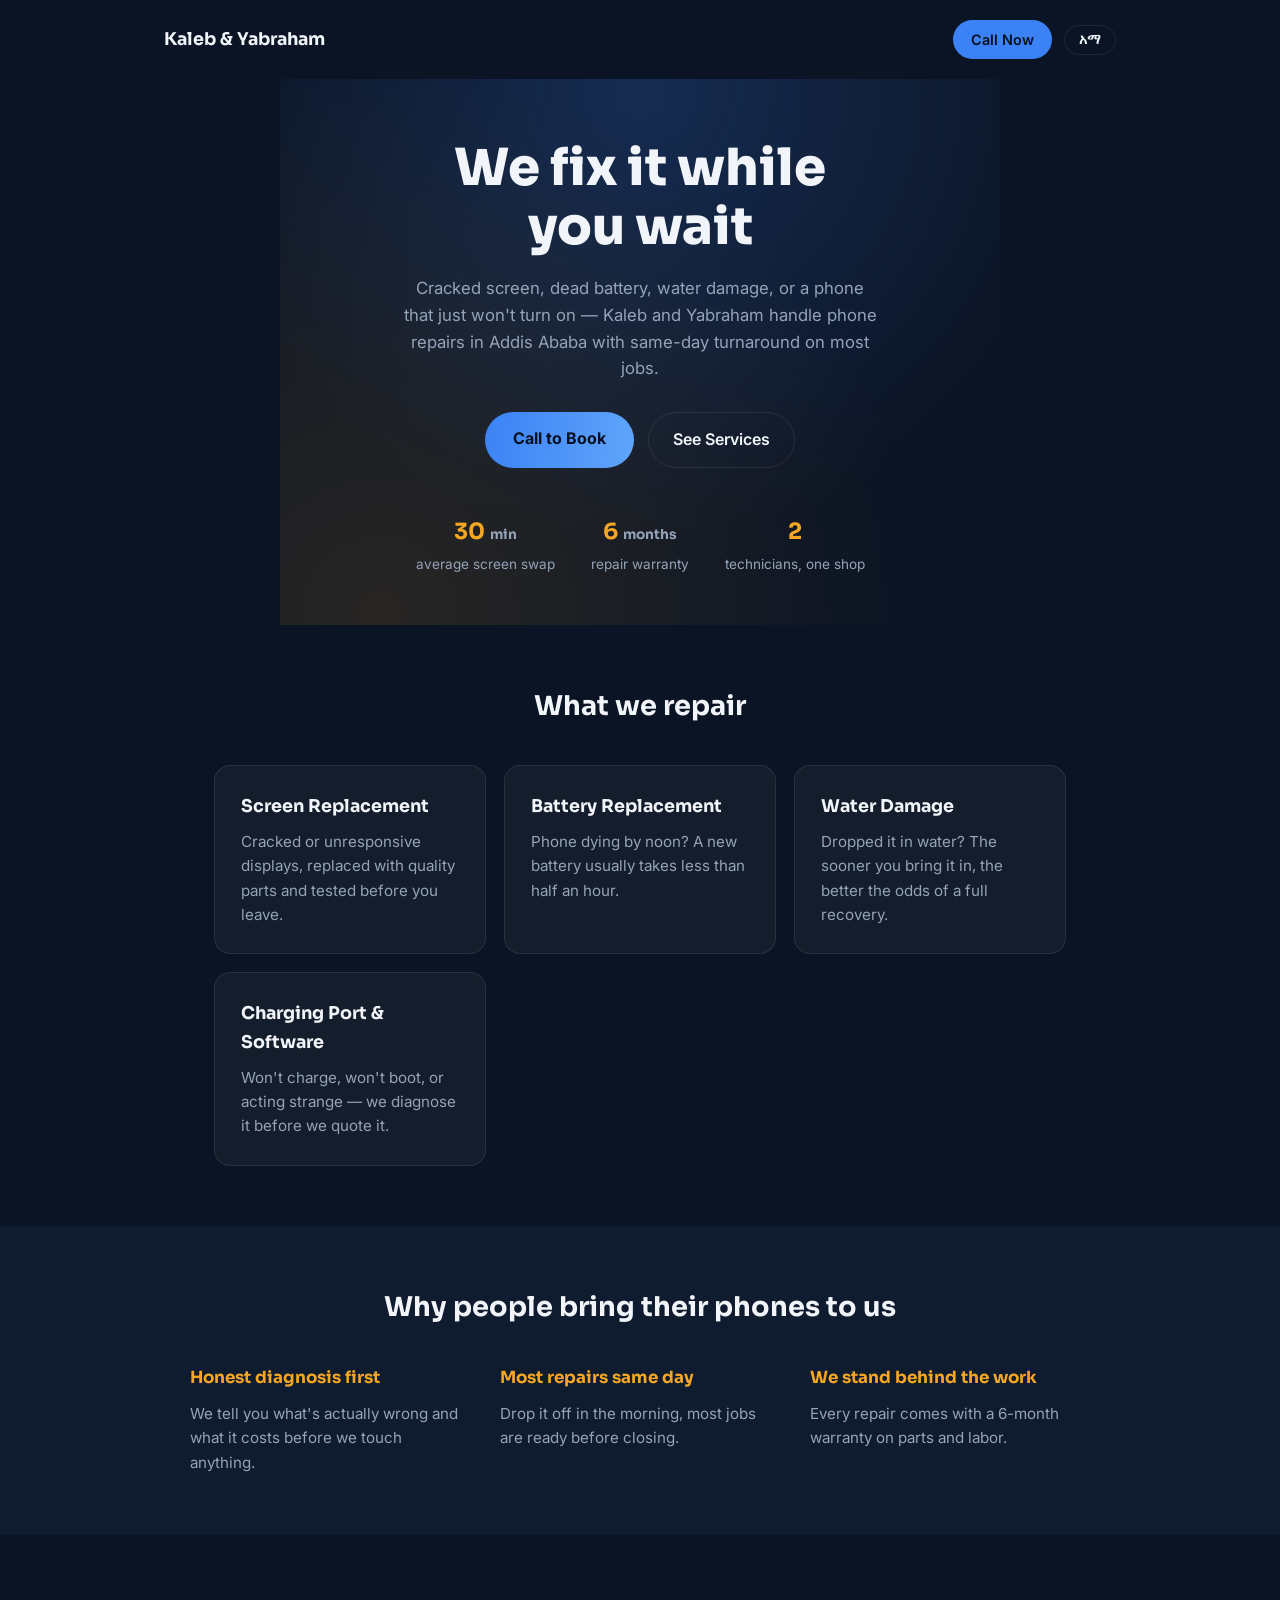
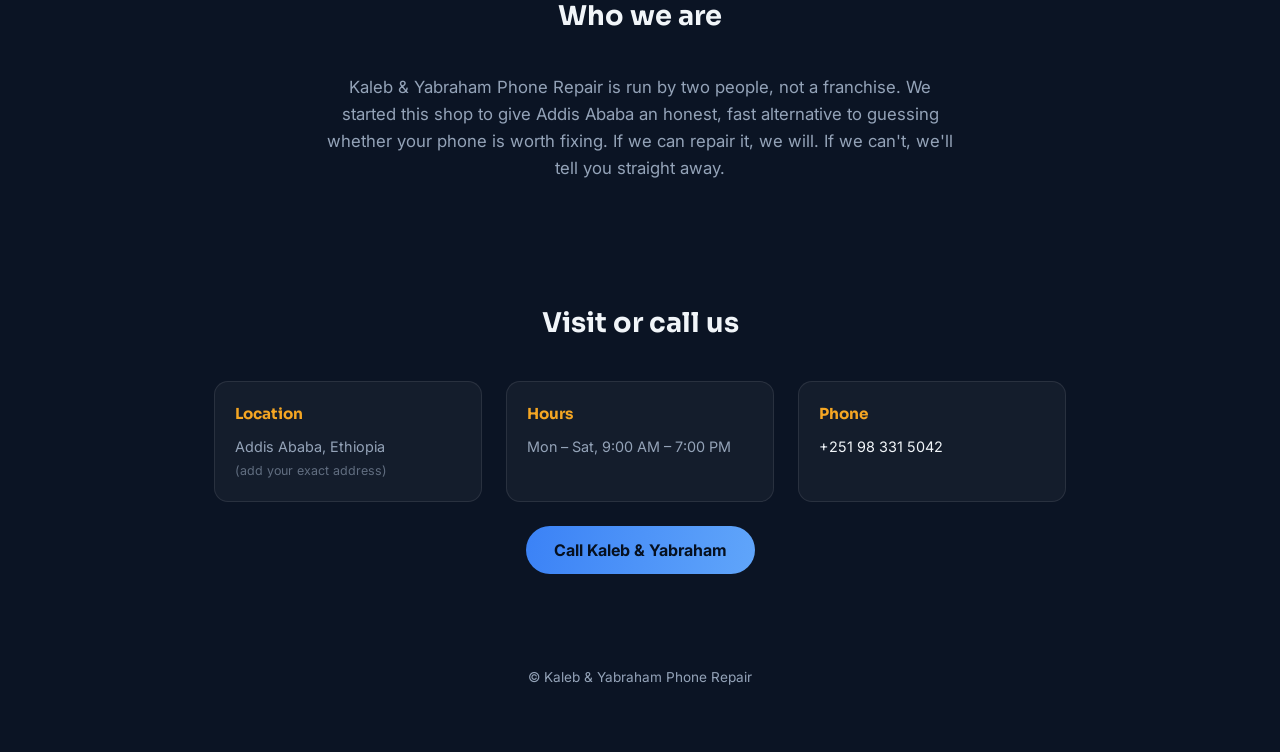
<file: index.html>
<!DOCTYPE html>
<html lang="en">
  <head>
    <meta charset="UTF-8">
    <meta name="viewport" content="width=device-width, initial-scale=1">
    <title>Kaleb &amp; Yabraham Phone Repair</title>
    <link rel="preconnect" href="https://fonts.googleapis.com">
    <link href="https://fonts.googleapis.com/css2?family=Sora:wght@600;700;800&family=Inter:wght@400;500;600&family=Noto+Sans+Ethiopic:wght@400;600;700&display=swap" rel="stylesheet">
    <link href="repair-style.css" rel="stylesheet" type="text/css">
    <style>
      /* language toggle + show/hide rules */
      body[data-lang="en"] .am { display: none; }
      body[data-lang="am"] .en { display: none; }

      .am {
        font-family: "Noto Sans Ethiopic", "Inter", sans-serif;
      }

      .lang-toggle {
        background: none;
        border: 1px solid var(--border);
        color: var(--text);
        border-radius: 50px;
        padding: 6px 14px;
        font-size: 0.85rem;
        font-weight: 600;
        cursor: pointer;
        margin-left: 12px;
        transition: border-color 0.2s ease, background 0.2s ease;
      }

      .lang-toggle:hover {
        border-color: var(--blue);
        background: rgba(59, 130, 246, 0.08);
      }

      .topbar {
        gap: 12px;
      }

      .topbar-right {
        display: flex;
        align-items: center;
      }
    </style>
  </head>
  <body data-lang="en">

    <header class="topbar">
      <span class="brand">Kaleb &amp; Yabraham</span>
      <div class="topbar-right">
        <a class="topbar-cta" href="tel:+251983315042">
          <span class="en">Call Now</span><span class="am">አሁን ይደውሉ</span>
        </a>
        <button class="lang-toggle" id="langToggle" type="button" aria-label="Switch language">
          <span class="en">አማ</span><span class="am">EN</span>
        </button>
      </div>
    </header>

    <!-- Hero -->
    <section class="hero">
      <div class="hero-glow"></div>
      <h1>
        <span class="en">We fix it while<br>you wait</span>
        <span class="am">እርስዎ በሚጠብቁበት ጊዜ እንጠግናለን</span>
      </h1>
      <p class="hero-sub">
        <span class="en">
          Cracked screen, dead battery, water damage, or a phone that just won't turn on &mdash;
          Kaleb and Yabraham handle phone repairs in Addis Ababa with same-day turnaround on most jobs.
        </span>
        <span class="am">
          የተሰበረ ስክሪን፣ የሞተ ባትሪ፣ በውሃ የተጎዳ ስልክ፣ ወይም ጨርሶ የማይበራ ስልክ&mdash;
          ካሌብ እና ያብርሃም በአዲስ አበባ አብዛኞቹን ስራዎች በተመሳሳይ ቀን ይጨርሳሉ።
        </span>
      </p>
      <div class="hero-actions">
        <a class="btn-primary" href="tel:+251983315042">
          <span class="en">Call to Book</span><span class="am">ለመቀጠር ይደውሉ</span>
        </a>
        <a class="btn-ghost" href="#services">
          <span class="en">See Services</span><span class="am">አገልግሎቶችን ይመልከቱ</span>
        </a>
      </div>
      <div class="hero-stats">
        <div>
          <strong>30 <span class="en">min</span><span class="am">ደቂቃ</span></strong>
          <span><span class="en">average screen swap</span><span class="am">አማካይ የስክሪን ለውጥ</span></span>
        </div>
        <div>
          <strong>6 <span class="en">months</span><span class="am">ወር</span></strong>
          <span><span class="en">repair warranty</span><span class="am">የጥገና ዋስትና</span></span>
        </div>
        <div>
          <strong>2</strong>
          <span><span class="en">technicians, one shop</span><span class="am">ባለሙያዎች፣ አንድ ሱቅ</span></span>
        </div>
      </div>
    </section>

    <!-- Services -->
    <section class="section" id="services">
      <h2><span class="en">What we repair</span><span class="am">የምንጠግናቸው ነገሮች</span></h2>
      <div class="service-grid">
        <div class="service-card">
          <h3><span class="en">Screen Replacement</span><span class="am">ስክሪን መተካት</span></h3>
          <p>
            <span class="en">Cracked or unresponsive displays, replaced with quality parts and tested before you leave.</span>
            <span class="am">የተሰበረ ወይም ምላሽ የማይሰጥ ስክሪን በጥራት ባላቸው ዕቃዎች ተተክቶ ከመውጣትዎ በፊት ይሞከራል።</span>
          </p>
        </div>
        <div class="service-card">
          <h3><span class="en">Battery Replacement</span><span class="am">ባትሪ መተካት</span></h3>
          <p>
            <span class="en">Phone dying by noon? A new battery usually takes less than half an hour.</span>
            <span class="am">ስልክዎ እኩለ ቀን ላይ እየሞተ ነው? አዲስ ባትሪ አብዛኛውን ጊዜ ከግማሽ ሰዓት በታች ይወስዳል።</span>
          </p>
        </div>
        <div class="service-card">
          <h3><span class="en">Water Damage</span><span class="am">በውሃ የመጎዳት ጉዳት</span></h3>
          <p>
            <span class="en">Dropped it in water? The sooner you bring it in, the better the odds of a full recovery.</span>
            <span class="am">በውሃ ውስጥ ጥለውታል? በፍጥነት ባመጡት መጠን ሙሉ በሙሉ የማገገም እድሉ ይጨምራል።</span>
          </p>
        </div>
        <div class="service-card">
          <h3><span class="en">Charging Port &amp; Software</span><span class="am">የቻርጅ ፖርት እና ሶፍትዌር</span></h3>
          <p>
            <span class="en">Won't charge, won't boot, or acting strange &mdash; we diagnose it before we quote it.</span>
            <span class="am">አይቻርጅም፣ አይከፈትም፣ ወይም እንግዳ ነገር እያደረገ ነው&mdash;ዋጋ ከመስጠታችን በፊት እንመረምራለን።</span>
          </p>
        </div>
      </div>
    </section>

    <!-- Why us -->
    <section class="section alt">
      <h2><span class="en">Why people bring their phones to us</span><span class="am">ሰዎች ስልካቸውን ለምን ወደ እኛ ያመጣሉ</span></h2>
      <div class="reason-grid">
        <div class="reason">
          <h3><span class="en">Honest diagnosis first</span><span class="am">መጀመሪያ ሐቀኛ ምርመራ</span></h3>
          <p>
            <span class="en">We tell you what's actually wrong and what it costs before we touch anything.</span>
            <span class="am">ምንም ነገር ከመንካታችን በፊት በትክክል ምን እንደተበላሸ እና ዋጋው ምን እንደሆነ እንነግርዎታለን።</span>
          </p>
        </div>
        <div class="reason">
          <h3><span class="en">Most repairs same day</span><span class="am">አብዛኞቹ ጥገናዎች በተመሳሳይ ቀን</span></h3>
          <p>
            <span class="en">Drop it off in the morning, most jobs are ready before closing.</span>
            <span class="am">ጠዋት ያስረክቡ፣ አብዛኞቹ ስራዎች ከመዝጊያ በፊት ዝግጁ ይሆናሉ።</span>
          </p>
        </div>
        <div class="reason">
          <h3><span class="en">We stand behind the work</span><span class="am">ስራችንን እንደግፋለን</span></h3>
          <p>
            <span class="en">Every repair comes with a 6-month warranty on parts and labor.</span>
            <span class="am">እያንዳንዱ ጥገና በዕቃዎች እና በሰራተኛ ላይ የ6 ወር ዋስትና ይኖረዋል።</span>
          </p>
        </div>
      </div>
    </section>

    <!-- About -->
    <section class="section">
      <h2><span class="en">Who we are</span><span class="am">እኛ እነማን ነን</span></h2>
      <p class="about-text">
        <span class="en">
          Kaleb &amp; Yabraham Phone Repair is run by two people, not a franchise.
          We started this shop to give Addis Ababa an honest, fast alternative to guessing
          whether your phone is worth fixing. If we can repair it, we will. If we can't, we'll tell you straight away.
        </span>
        <span class="am">
          ካሌብ እና ያብርሃም የስልክ ጥገና የሚተዳደረው በሁለት ሰዎች እንጂ በፍራንቻይዝ አይደለም።
          ስልክዎ ለመጠገን ተገቢ መሆኑን ከመገመት ይልቅ ለአዲስ አበባ ሐቀኛና ፈጣን አማራጭ ለመስጠት ይህን ሱቅ ጀመርን።
          መጠገን ከቻልን እንጠግናለን። ካልቻልን ወዲያውኑ በግልጽ እንነግርዎታለን።
        </span>
      </p>
    </section>

    <!-- Contact -->
    <section class="section contact-section" id="contact">
      <h2><span class="en">Visit or call us</span><span class="am">ይጎብኙን ወይም ይደውሉልን</span></h2>
      <div class="contact-grid">
        <div class="contact-item">
          <h3><span class="en">Location</span><span class="am">አድራሻ</span></h3>
          <p>
            <span class="en">Addis Ababa, Ethiopia</span><span class="am">አዲስ አበባ፣ ኢትዮጵያ</span><br>
            <span class="placeholder-note">
              <span class="en">(add your exact address)</span><span class="am">(ትክክለኛ አድራሻዎን ያክሉ)</span>
            </span>
          </p>
        </div>
        <div class="contact-item">
          <h3><span class="en">Hours</span><span class="am">የስራ ሰዓት</span></h3>
          <p>
            <span class="en">Mon &ndash; Sat, 9:00 AM &ndash; 7:00 PM</span>
            <span class="am">ሰኞ &ndash; ቅዳሜ፣ ከጠዋቱ 9:00 እስከ ማታ 7:00</span>
          </p>
        </div>
        <div class="contact-item">
          <h3><span class="en">Phone</span><span class="am">ስልክ</span></h3>
          <p>
            <a href="tel:+251983315042">+251 98 331 5042</a>
          </p>
        </div>
      </div>
      <a class="btn-primary" href="tel:+251983315042">
        <span class="en">Call Kaleb &amp; Yabraham</span><span class="am">ካሌብ እና ያብርሃምን ይደውሉ</span>
      </a>
    </section>

    <footer>
      <p>
        <span class="en">&copy; Kaleb &amp; Yabraham Phone Repair</span>
        <span class="am">&copy; ካሌብ እና ያብርሃም የስልክ ጥገና</span>
      </p>
    </footer>

    <script>
      var toggle = document.getElementById('langToggle');
      var body = document.body;
      toggle.addEventListener('click', function () {
        var next = body.getAttribute('data-lang') === 'en' ? 'am' : 'en';
        body.setAttribute('data-lang', next);
        document.documentElement.setAttribute('lang', next);
      });
    </script>

  </body>
</html>
</file>
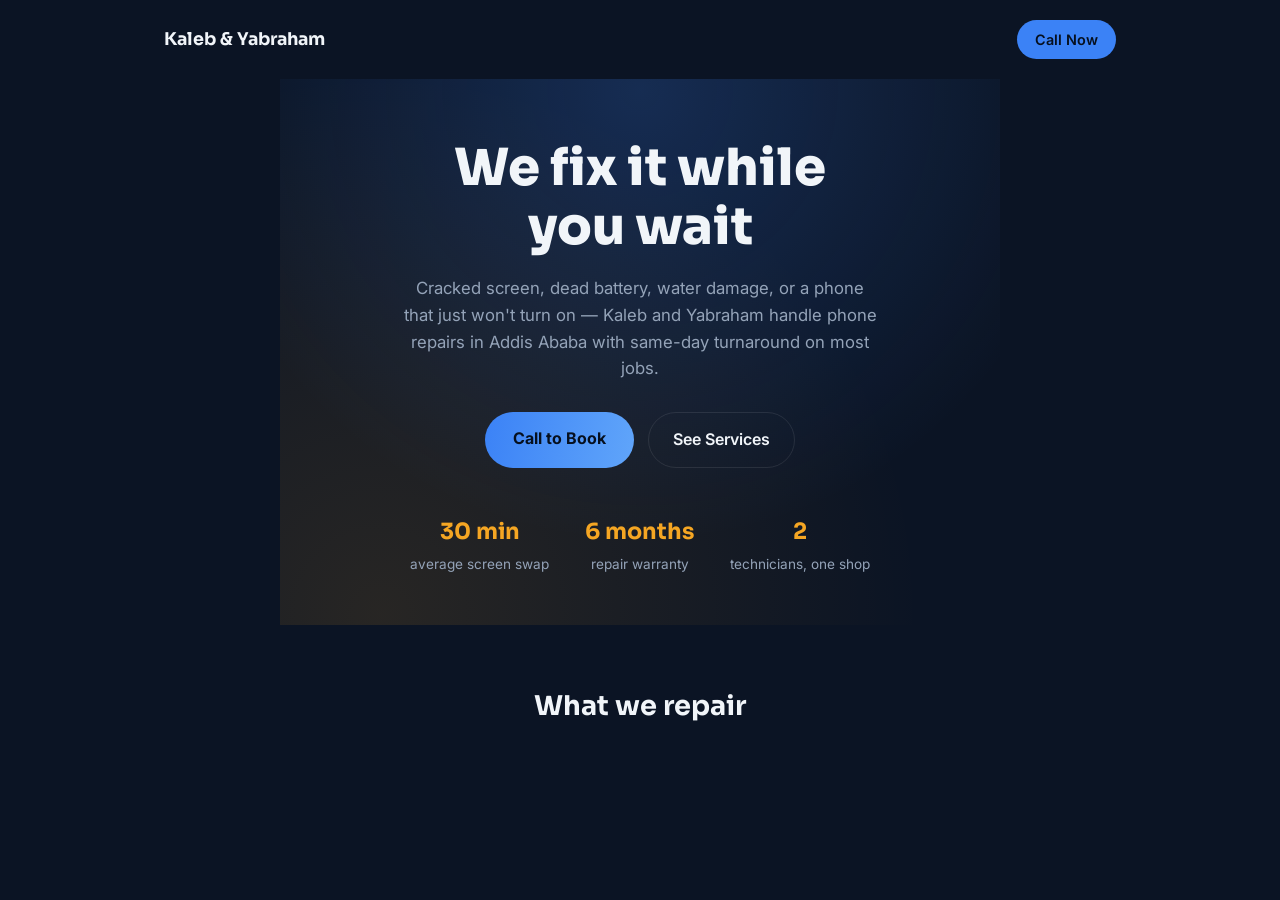
<file: repair-shop.html>
<!DOCTYPE html>
<html lang="en">
  <head>
    <meta charset="UTF-8">
    <meta name="viewport" content="width=device-width, initial-scale=1">
    <title>Kaleb &amp; Yabraham Phone Repair</title>
    <link rel="preconnect" href="https://fonts.googleapis.com">
    <link href="https://fonts.googleapis.com/css2?family=Sora:wght@600;700;800&family=Inter:wght@400;500;600&display=swap" rel="stylesheet">
    <link href="repair-style.css" rel="stylesheet" type="text/css">
  </head>
  <body>

    <header class="topbar">
      <span class="brand">Kaleb &amp; Yabraham</span>
      <a class="topbar-cta" href="tel:+251000000000">Call Now</a>
    </header>

    <!-- Hero -->
    <section class="hero">
      <div class="hero-glow"></div>
      <h1>We fix it while<br>you wait</h1>
      <p class="hero-sub">
        Cracked screen, dead battery, water damage, or a phone that just won't turn on &mdash;
        Kaleb and Yabraham handle phone repairs in Addis Ababa with same-day turnaround on most jobs.
      </p>
      <div class="hero-actions">
        <a class="btn-primary" href="tel:+251000000000">Call to Book</a>
        <a class="btn-ghost" href="#services">See Services</a>
      </div>
      <div class="hero-stats">
        <div><strong>30 min</strong><span>average screen swap</span></div>
        <div><strong>6 months</strong><span>repair warranty</span></div>
        <div><strong>2</strong><span>technicians, one shop</span></div>
      </div>
    </section>

    <!-- Services -->
    <section class="section" id="services">
      <h2>What we repair</h2>
      <div class="service-grid">
        <div
</file>
<file: repair-style.css>
/* ==========================================================================
   TOKENS
   ========================================================================== */
:root {
  --bg: #0b1424;
  --bg-alt: #0f1b2e;
  --card: rgba(255, 255, 255, 0.04);
  --border: rgba(255, 255, 255, 0.09);
  --blue: #3b82f6;
  --amber: #f5a623;
  --text: #f1f5f9;
  --text-muted: #94a3b8;
}

* {
  box-sizing: border-box;
}

html {
  scroll-behavior: smooth;
}

body {
  margin: 0;
  background: var(--bg);
  color: var(--text);
  font-family: "Inter", "Helvetica Neue", Arial, sans-serif;
  line-height: 1.6;
}

h1, h2, h3 {
  font-family: "Sora", "Inter", sans-serif;
  margin: 0;
}

a {
  color: inherit;
}

/* ==========================================================================
   TOPBAR
   ========================================================================== */
.topbar {
  display: flex;
  align-items: center;
  justify-content: space-between;
  padding: 20px 24px;
  max-width: 1000px;
  margin: 0 auto;
}

.brand {
  font-family: "Sora", sans-serif;
  font-weight: 700;
  font-size: 1.1rem;
}

.topbar-cta {
  text-decoration: none;
  background: var(--blue);
  color: #06101f;
  font-weight: 600;
  padding: 8px 18px;
  border-radius: 50px;
  font-size: 0.9rem;
  transition: transform 0.2s ease, box-shadow 0.2s ease;
}

.topbar-cta:hover {
  transform: translateY(-2px);
  box-shadow: 0 8px 20px rgba(59, 130, 246, 0.35);
}

/* ==========================================================================
   HERO
   ========================================================================== */
.hero {
  position: relative;
  max-width: 720px;
  margin: 0 auto;
  padding: 60px 24px 50px;
  text-align: center;
  overflow: hidden;
}

.hero-glow {
  position: absolute;
  inset: -30% -10%;
  background: radial-gradient(circle at 50% 20%, rgba(59, 130, 246, 0.22), transparent 55%),
              radial-gradient(circle at 20% 80%, rgba(245, 166, 35, 0.12), transparent 55%);
  z-index: 0;
}

.hero h1,
.hero-sub,
.hero-actions,
.hero-stats {
  position: relative;
  z-index: 1;
}

.hero h1 {
  font-size: clamp(2.2rem, 6vw, 3.2rem);
  font-weight: 800;
  line-height: 1.15;
}

.hero-sub {
  max-width: 480px;
  margin: 18px auto 0;
  color: var(--text-muted);
  font-size: 1.05rem;
}

.hero-actions {
  display: flex;
  justify-content: center;
  gap: 14px;
  margin-top: 30px;
  flex-wrap: wrap;
}

.btn-primary {
  text-decoration: none;
  background: linear-gradient(100deg, var(--blue), #60a5fa);
  color: #06101f;
  font-weight: 700;
  padding: 14px 28px;
  border-radius: 50px;
  transition: transform 0.2s ease, box-shadow 0.2s ease;
}

.btn-primary:hover {
  transform: translateY(-2px);
  box-shadow: 0 12px 28px rgba(59, 130, 246, 0.4);
}

.btn-ghost {
  text-decoration: none;
  color: var(--text);
  font-weight: 600;
  padding: 14px 24px;
  border-radius: 50px;
  border: 1px solid var(--border);
  transition: border-color 0.2s ease, background 0.2s ease;
}

.btn-ghost:hover {
  border-color: var(--blue);
  background: rgba(59, 130, 246, 0.08);
}

.hero-stats {
  display: flex;
  justify-content: center;
  gap: 36px;
  margin-top: 46px;
  flex-wrap: wrap;
}

.hero-stats div {
  display: flex;
  flex-direction: column;
  align-items: center;
}

.hero-stats strong {
  font-family: "Sora", sans-serif;
  font-size: 1.4rem;
  color: var(--amber);
}

.hero-stats span {
  font-size: 0.85rem;
  color: var(--text-muted);
  margin-top: 4px;
}

/* ==========================================================================
   SECTIONS
   ========================================================================== */
.section {
  max-width: 900px;
  margin: 0 auto;
  padding: 60px 24px;
}

.section.alt {
  max-width: none;
  background: var(--bg-alt);
}

.section.alt > * {
  max-width: 900px;
  margin-left: auto;
  margin-right: auto;
}

.section h2 {
  font-size: 1.7rem;
  text-align: center;
  margin-bottom: 36px;
}

/* ==========================================================================
   SERVICES
   ========================================================================== */
.service-grid {
  display: grid;
  grid-template-columns: repeat(auto-fit, minmax(220px, 1fr));
  gap: 18px;
}

.service-card {
  background: var(--card);
  border: 1px solid var(--border);
  border-radius: 16px;
  padding: 26px;
  transition: transform 0.25s ease, border-color 0.25s ease;
}

.service-card:hover {
  transform: translateY(-4px);
  border-color: rgba(59, 130, 246, 0.4);
}

.service-card h3 {
  font-size: 1.1rem;
  margin-bottom: 10px;
}

.service-card p {
  color: var(--text-muted);
  font-size: 0.95rem;
  margin: 0;
}

/* ==========================================================================
   REASONS
   ========================================================================== */
.reason-grid {
  display: grid;
  grid-template-columns: repeat(auto-fit, minmax(220px, 1fr));
  gap: 30px;
}

.reason h3 {
  font-size: 1.05rem;
  color: var(--amber);
  margin-bottom: 10px;
}

.reason p {
  color: var(--text-muted);
  margin: 0;
  font-size: 0.95rem;
}

/* ==========================================================================
   ABOUT
   ========================================================================== */
.about-text {
  max-width: 640px;
  margin: 0 auto;
  text-align: center;
  color: var(--text-muted);
  font-size: 1.05rem;
}

/* ==========================================================================
   CONTACT
   ========================================================================== */
.contact-section {
  text-align: center;
}

.contact-grid {
  display: grid;
  grid-template-columns: repeat(auto-fit, minmax(180px, 1fr));
  gap: 24px;
  margin-bottom: 36px;
  text-align: left;
}

.contact-item {
  background: var(--card);
  border: 1px solid var(--border);
  border-radius: 14px;
  padding: 20px;
}

.contact-item h3 {
  font-size: 0.95rem;
  color: var(--amber);
  margin-bottom: 8px;
}

.contact-item p {
  margin: 0;
  color: var(--text-muted);
  font-size: 0.9rem;
}

.contact-item a {
  color: var(--text);
  text-decoration: none;
}

.placeholder-note {
  font-size: 0.78rem;
  opacity: 0.6;
}

/* ==========================================================================
   FOOTER
   ========================================================================== */
footer {
  text-align: center;
  padding: 30px 20px 50px;
  color: var(--text-muted);
  font-size: 0.85rem;
}

/* ==========================================================================
   MOTION PREFERENCE
   ========================================================================== */
@media (prefers-reduced-motion: reduce) {
  * {
    animation-duration: 0.01ms !important;
    transition-duration: 0.01ms !important;
    scroll-behavior: auto !important;
  }
}
</file>
